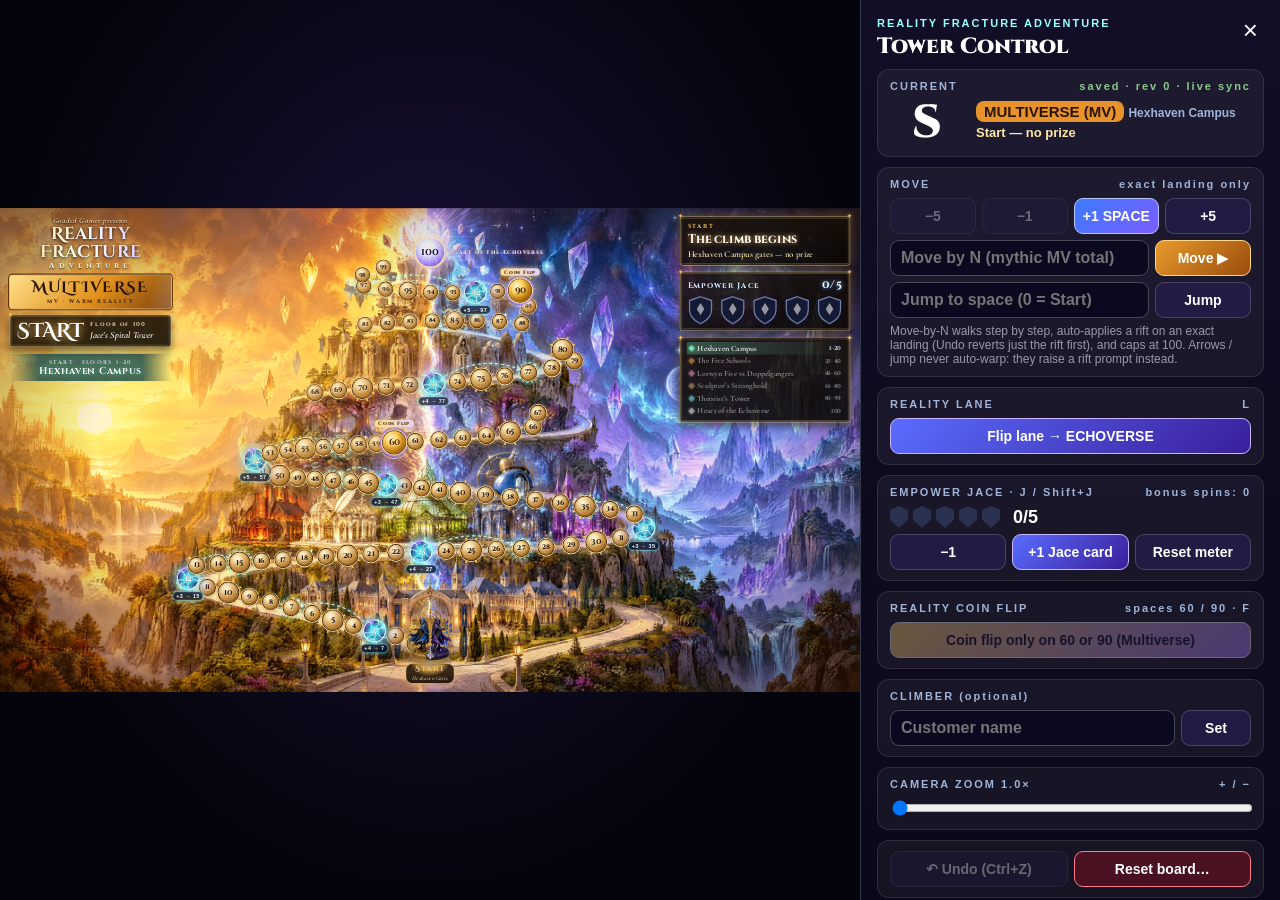
<file: index.html>
<!DOCTYPE html>
<html lang="en">
<head>
<meta charset="utf-8">
<meta name="viewport" content="width=device-width, initial-scale=1">
<title>Reality Fracture Adventure — Board</title>
<meta name="description" content="Jace's spiral tower: 100-floor two-reality board for Goaded Gamer's Reality Fracture Adventure Rip & Ship.">
<link rel="icon" href="data:image/svg+xml,%3Csvg xmlns=%22http://www.w3.org/2000/svg%22 viewBox=%220 0 32 32%22%3E%3Cpath d=%22M16 1L30 16 16 31 2 16z%22 fill=%22%237b5cff%22/%3E%3Cpath d=%22M16 1L16 31%22 stroke=%22white%22/%3E%3C/svg%3E">
<link rel="stylesheet" href="style.css">
</head>
<body>
<div id="app"></div>
<noscript>This board needs JavaScript.</noscript>
<script src="prizes.js"></script>
<script src="spaces.js"></script>
<script src="app.js"></script>
</body>
</html>
</file>
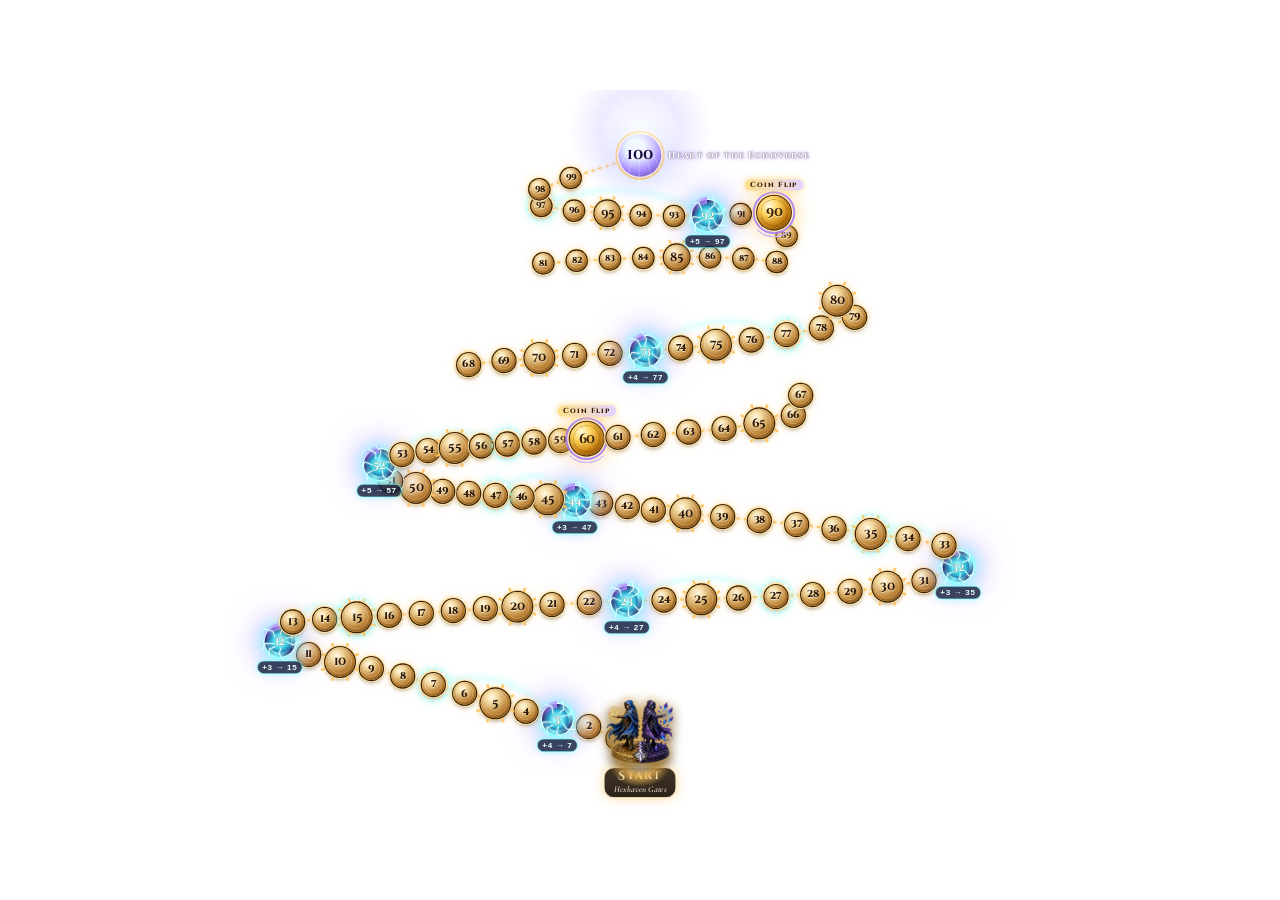
<file: obs-transparent.html>
<!DOCTYPE html>
<html lang="en">
<head>
<meta charset="utf-8">
<meta name="viewport" content="width=device-width, initial-scale=1">
<title>Reality Fracture Adventure — OBS view (transparent)</title>
<meta name="description" content="Jace's spiral tower: 100-floor two-reality board for Goaded Gamer's Reality Fracture Adventure Rip & Ship.">
<link rel="icon" href="data:image/svg+xml,%3Csvg xmlns=%22http://www.w3.org/2000/svg%22 viewBox=%220 0 32 32%22%3E%3Cpath d=%22M16 1L30 16 16 31 2 16z%22 fill=%22%237b5cff%22/%3E%3Cpath d=%22M16 1L16 31%22 stroke=%22white%22/%3E%3C/svg%3E">
<link rel="stylesheet" href="style.css">
</head>
<body>
<script>window.RFA_FORCE = { obs: true, transparent: true };</script>
<div id="app"></div>
<noscript>This board needs JavaScript.</noscript>
<script src="prizes.js"></script>
<script src="spaces.js"></script>
<script src="app.js"></script>
</body>
</html>
</file>
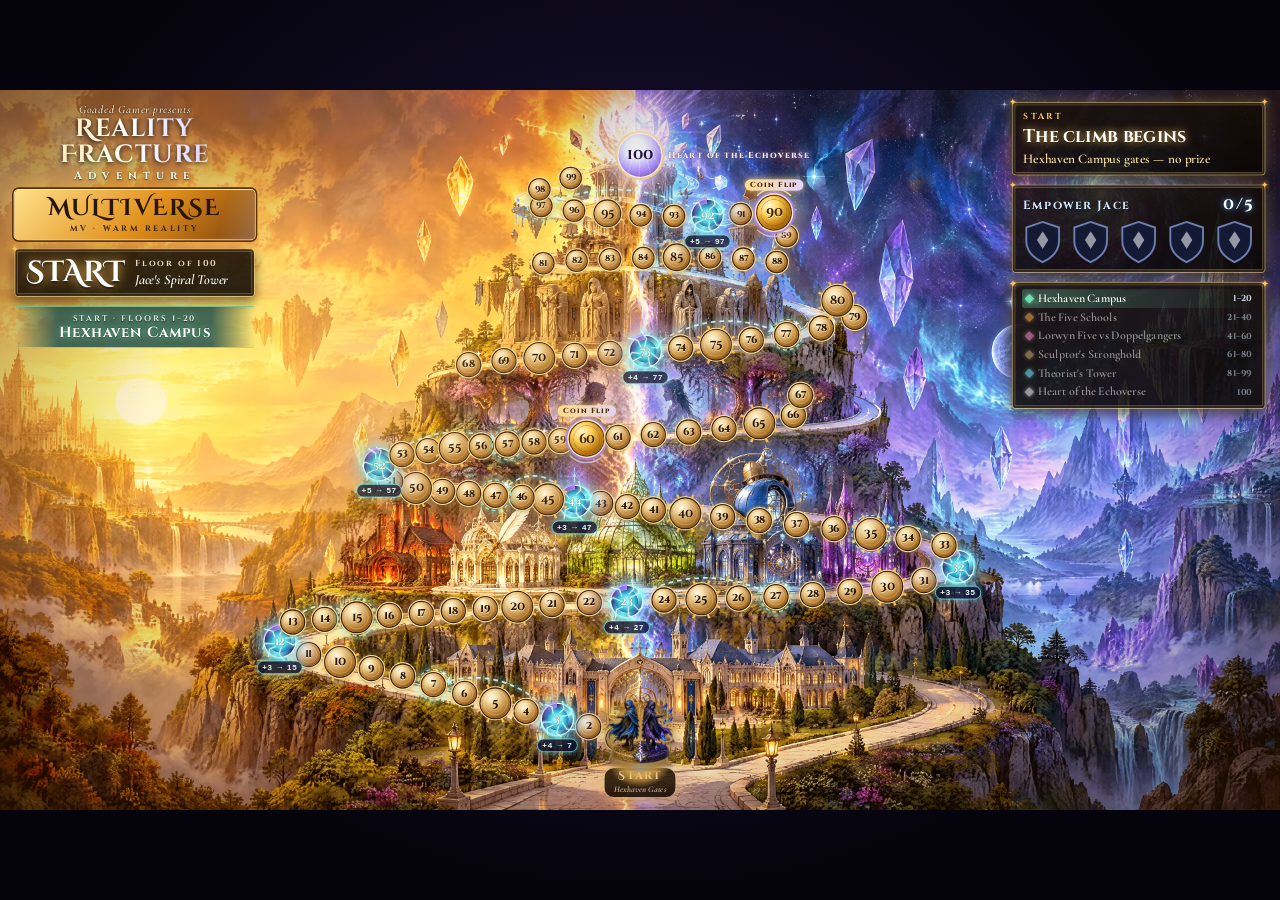
<file: obs.html>
<!DOCTYPE html>
<html lang="en">
<head>
<meta charset="utf-8">
<meta name="viewport" content="width=device-width, initial-scale=1">
<title>Reality Fracture Adventure — OBS view</title>
<meta name="description" content="Jace's spiral tower: 100-floor two-reality board for Goaded Gamer's Reality Fracture Adventure Rip & Ship.">
<link rel="icon" href="data:image/svg+xml,%3Csvg xmlns=%22http://www.w3.org/2000/svg%22 viewBox=%220 0 32 32%22%3E%3Cpath d=%22M16 1L30 16 16 31 2 16z%22 fill=%22%237b5cff%22/%3E%3Cpath d=%22M16 1L16 31%22 stroke=%22white%22/%3E%3C/svg%3E">
<link rel="stylesheet" href="style.css">
</head>
<body>
<script>window.RFA_FORCE = { obs: true };</script>
<div id="app"></div>
<noscript>This board needs JavaScript.</noscript>
<script src="prizes.js"></script>
<script src="spaces.js"></script>
<script src="app.js"></script>
</body>
</html>
</file>
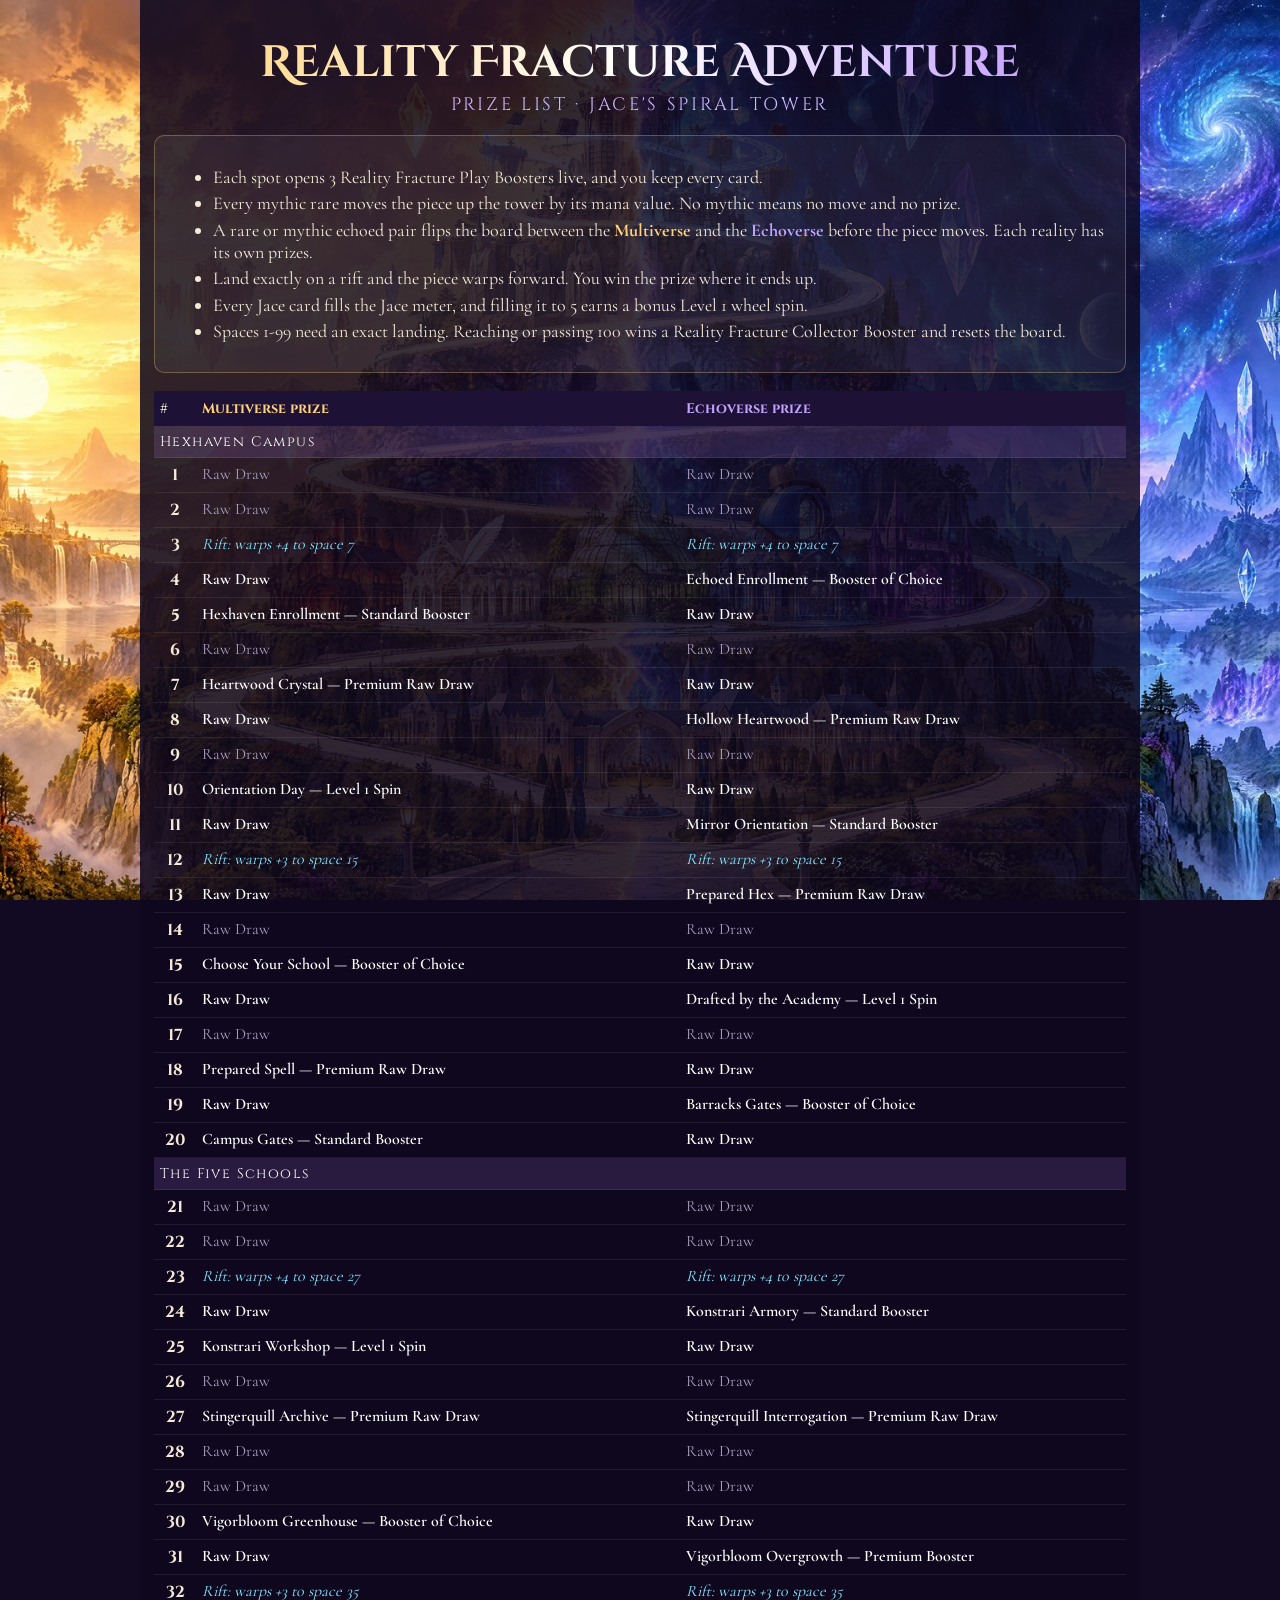
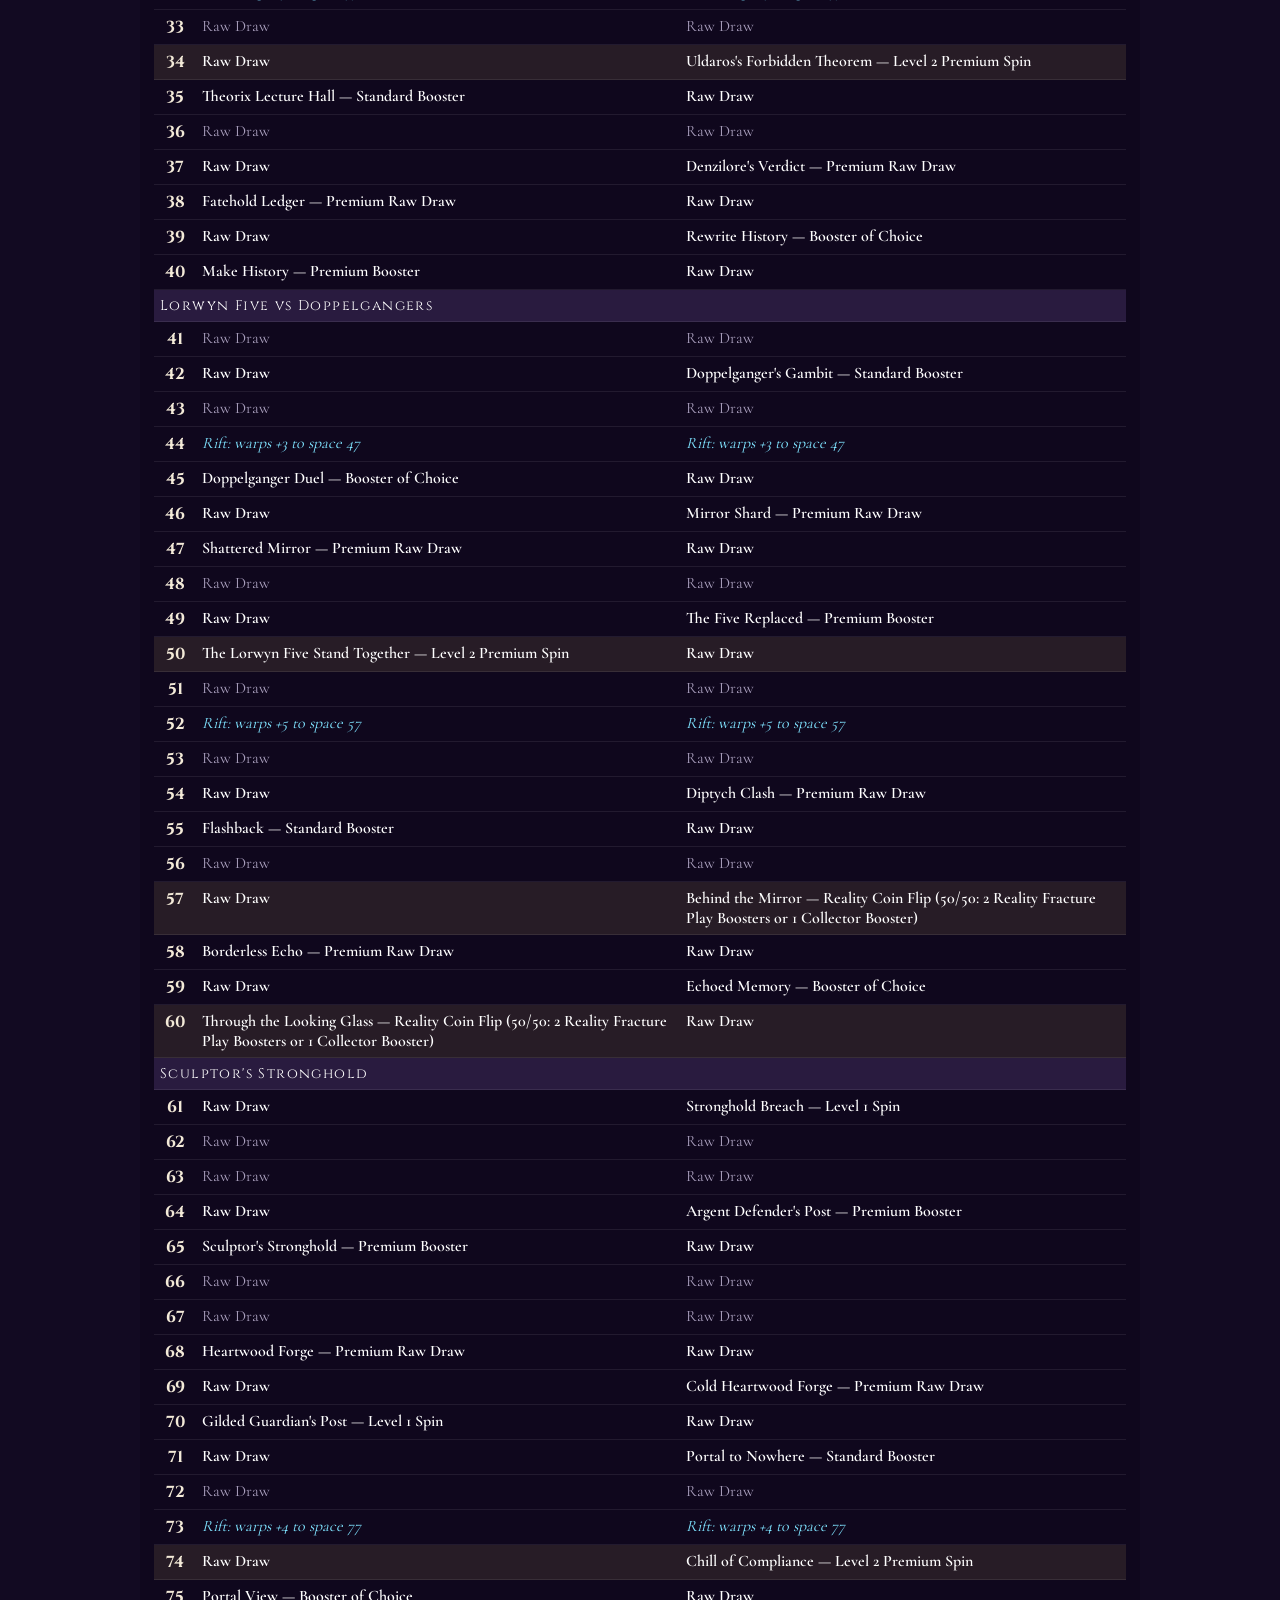
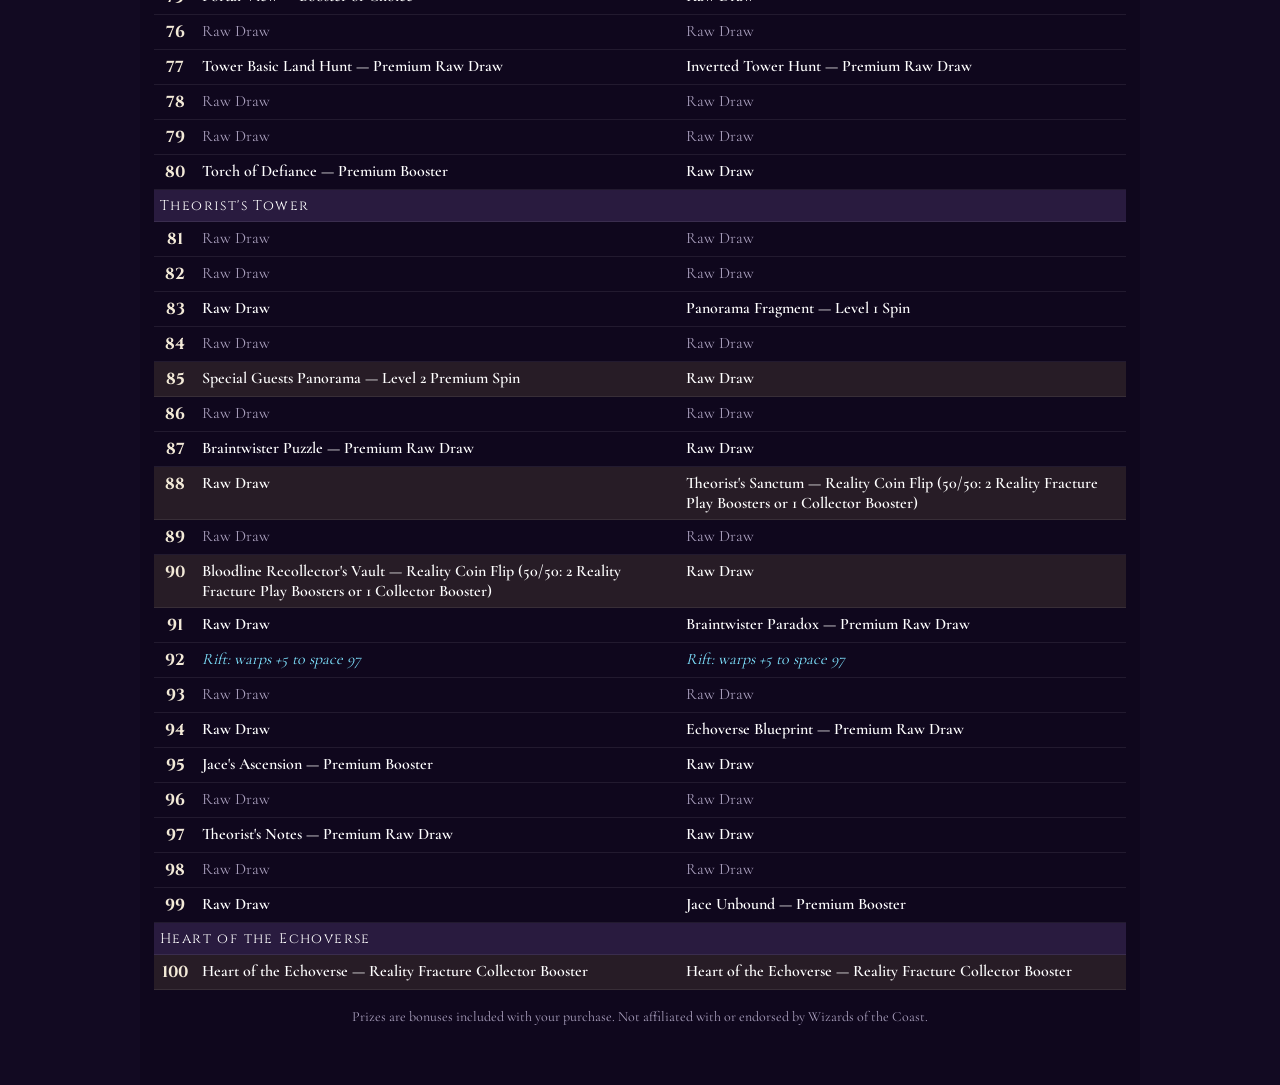
<file: prizes.html>
<!doctype html>
<html lang="en"><head><meta charset="utf-8"><meta name="viewport" content="width=device-width,initial-scale=1">
<title>Reality Fracture Adventure - Prize List</title>
<style>
@font-face{font-family:Cinzel;src:url(assets/fonts/cinzel.woff2) format("woff2")}
@font-face{font-family:CinzelD;src:url(assets/fonts/cinzel-decorative-bold.woff2) format("woff2")}
@font-face{font-family:Corm;src:url(assets/fonts/cormorant.woff2) format("woff2")}
*{box-sizing:border-box}
body{margin:0;color:#f3ead8;font-family:Corm,Georgia,serif;font-size:18px;background:#120a22 url(assets/board-echoverse-1920.jpg) center/cover fixed}
.wrap{max-width:1000px;margin:0 auto;padding:24px 14px 60px;background:rgba(14,8,28,.86);min-height:100vh}
h1{font-family:CinzelD,serif;text-align:center;margin:.2em 0 0;font-size:clamp(26px,5vw,44px);background:linear-gradient(90deg,#ffd27a,#fff,#b98cff);-webkit-background-clip:text;color:transparent}
.sub{text-align:center;font-family:Cinzel,serif;letter-spacing:.15em;color:#cbb6ff;margin-bottom:18px}
.rules{background:rgba(255,255,255,.05);border:1px solid rgba(255,210,122,.3);border-radius:10px;padding:12px 18px;margin-bottom:18px}
.rules li{margin:.25em 0}
table{width:100%;border-collapse:collapse;font-size:16px}
th{font-family:Cinzel,serif;position:sticky;top:0;background:#1d1236;padding:8px 6px;text-align:left;font-size:14px}
th.mv{color:#ffd27a} th.ev{color:#c4a3ff}
td{padding:6px;border-bottom:1px solid rgba(255,255,255,.08);vertical-align:top}
td.n{font-family:Cinzel,serif;font-weight:bold;width:42px;text-align:center}
tr.zone td{background:rgba(185,140,255,.15);font-family:Cinzel,serif;color:#fff;letter-spacing:.1em;font-size:14px}
tr.raw td.p{color:#a99fbd}
tr.special td.p{color:#fff;font-weight:600}
tr.rift td.p{color:#7fe3ff;font-style:italic}
tr.big td{background:rgba(255,210,122,.1)}
.foot{margin-top:18px;font-size:14px;color:#a99fbd;text-align:center}
</style></head><body><div class="wrap">
<h1>Reality Fracture Adventure</h1>
<div class="sub">PRIZE LIST · JACE'S SPIRAL TOWER</div>
<div class="rules"><ul>
<li>Each spot opens 3 Reality Fracture Play Boosters live, and you keep every card.</li>
<li>Every mythic rare moves the piece up the tower by its mana value. No mythic means no move and no prize.</li>
<li>A rare or mythic echoed pair flips the board between the <b style="color:#ffd27a">Multiverse</b> and the <b style="color:#c4a3ff">Echoverse</b> before the piece moves. Each reality has its own prizes.</li>
<li>Land exactly on a rift and the piece warps forward. You win the prize where it ends up.</li>
<li>Every Jace card fills the Jace meter, and filling it to 5 earns a bonus Level 1 wheel spin.</li>
<li>Spaces 1-99 need an exact landing. Reaching or passing 100 wins a Reality Fracture Collector Booster and resets the board.</li>
</ul></div>
<table><thead><tr><th>#</th><th class="mv">Multiverse prize</th><th class="ev">Echoverse prize</th></tr></thead><tbody id="tb"></tbody></table>
<div class="foot">Prizes are bonuses included with your purchase. Not affiliated with or endorsed by Wizards of the Coast.</div>
</div>
<script src="prizes.js"></script>
<script>
function parse(t){var rows=[],row=[],f='',q=false;for(var i=0;i<t.length;i++){var c=t[i];if(q){if(c=='"'){if(t[i+1]=='"'){f+='"';i++}else q=false}else f+=c}else if(c=='"')q=true;else if(c==','){row.push(f);f=''}else if(c=='\n'){row.push(f);if(row.join('').trim())rows.push(row);row=[];f=''}else if(c!='\r')f+=c}if(f||row.length){row.push(f);rows.push(row)}return rows}
var r=parse(window.RFA_PRIZE_CSV.trim()).slice(1),tb=document.getElementById('tb'),zone='';
function clean(p,rift){if(/^Fracture Rift/.test(p))return 'Rift: warps '+rift.replace('Rift ','').replace(' to ',' to space ');return p.replace(/ \u2014 /g,' \u2014 ')}
r.forEach(function(x){var n=x[0],z=x[1],cat=x[3]+'|'+x[5];
 if(z!=zone){zone=z;var zr=document.createElement('tr');zr.className='zone';zr.innerHTML='<td colspan="3">'+z+'</td>';tb.appendChild(zr)}
 var tr=document.createElement('tr');var raw=x[3]=='Raw Draw'&&x[5]=='Raw Draw',rift=x[3]=='Rift';
 tr.className=rift?'rift':raw?'raw':'special';if(/Coin Flip|Grand Prize|Level 2/.test(cat))tr.className+=' big';
 tr.innerHTML='<td class="n">'+n+'</td><td class="p">'+clean(x[2],x[6])+'</td><td class="p">'+clean(x[4],x[6])+'</td>';tb.appendChild(tr)});
</script></body></html>
</file>
<file: style.css>
/* Reality Fracture Adventure board — painted tower art (assets/) with glowing markers pinned to the traced road. */
@font-face { font-family: "Cinzel"; src: url(assets/fonts/cinzel.woff2) format("woff2"); font-weight: 400 900; font-display: swap; }
@font-face { font-family: "Cinzel Decorative"; src: url(assets/fonts/cinzel-decorative-bold.woff2) format("woff2"); font-weight: 700; font-display: swap; }
@font-face { font-family: "Cormorant"; src: url(assets/fonts/cormorant.woff2) format("woff2"); font-weight: 300 700; font-display: swap; }
@font-face { font-family: "Cormorant"; src: url(assets/fonts/cormorant-italic.woff2) format("woff2"); font-style: italic; font-weight: 300 700; font-display: swap; }
:root {
  --gold: #f6cf6b; --amber: #ffb347; --ice: #8fe3ff; --violet: #a77bff;
  --mv-glow: #ffc45a; --ev-glow: #b28cff; --lane-glow: var(--mv-glow);
  --title: "Cinzel", "Trajan Pro", "Palatino Linotype", Georgia, serif;
  --deco: "Cinzel Decorative", "Cinzel", Georgia, serif;
  --lore: "Cormorant", "Palatino Linotype", Georgia, serif;
  --ui: "Segoe UI", "Inter", Roboto, "Helvetica Neue", Arial, sans-serif;
}
body.lane-EV { --lane-glow: var(--ev-glow); }
* { box-sizing: border-box; }
html, body { margin: 0; height: 100%; overflow: hidden; background: #07060f; color: #fff; font-family: var(--ui); }
body.transparent, html:has(body.transparent) { background: transparent !important; }
body.mode-obs { cursor: none; }
button, input { font-family: var(--ui); }
#viewport { position: absolute; inset: 0; overflow: hidden; background: radial-gradient(ellipse at 50% 40%, #1a1238, #05040c 70%); }
body.transparent #viewport { background: transparent; }
body.mode-control:not(.panel-hidden) #viewport { right: 420px; }
#stage { position: absolute; left: 0; top: 0; width: 1920px; height: 1080px; transform-origin: 0 0; overflow: hidden; }

/* ---------- the painted board ---------- */
#boardWrap, #flipper { position: absolute; inset: 0; }
#board { position: absolute; left: 0; top: 0; width: 1920px; height: 1080px; transform-origin: 0 0; transition: transform .9s cubic-bezier(.3,.8,.3,1); }
.art, .art picture, .art img { position: absolute; inset: 0; width: 1920px; height: 1080px; display: block; user-select: none; }
.art img { transition: filter 1.1s ease; }
body.lane-MV .art img { filter: saturate(1.12) brightness(1.02) sepia(.12); }
body.lane-EV .art img { filter: saturate(1.05) brightness(.9) hue-rotate(-12deg) contrast(1.06); }
.tint { position: absolute; inset: 0; pointer-events: none; transition: opacity 1.1s ease; mix-blend-mode: soft-light; }
.tint.mv { background: radial-gradient(ellipse at 30% 45%, rgba(255,190,90,.75), rgba(255,140,40,.35) 55%, rgba(80,30,0,.4)); }
.tint.ev { background: radial-gradient(ellipse at 70% 40%, rgba(150,110,255,.8), rgba(70,40,200,.45) 55%, rgba(10,0,60,.6)); }
body.lane-MV .tint.ev, body.lane-EV .tint.mv { opacity: 0; }

/* road thread + rift arcs */
#overlay { position: absolute; inset: 0; width: 1920px; height: 1080px; pointer-events: none; overflow: visible; }
#overlay .thread polyline { fill: none; stroke: var(--lane-glow); stroke-width: 2.5; stroke-dasharray: 2 9; stroke-linecap: round; opacity: .55; filter: drop-shadow(0 0 3px var(--lane-glow)); }
body.transparent #overlay .thread polyline { opacity: .9; stroke-width: 3.5; }
#overlay .arc .halo { fill: none; stroke: #7ff; stroke-width: 9; opacity: .22; filter: blur(3px); }
#overlay .arc .core { fill: none; stroke: #eaffff; stroke-width: 2.6; stroke-dasharray: 7 6; opacity: .85; animation: arcFlow 1.2s linear infinite; }
#overlay .arc.surge .halo { opacity: .9; stroke-width: 16; stroke: #b9ffff; }
#overlay .arc.surge .core { stroke-width: 4.5; opacity: 1; animation-duration: .3s; }
@keyframes arcFlow { to { stroke-dashoffset: -26; } }

/* ---------- space markers: glowing medallions ---------- */
.sp { position: absolute; width: 34px; height: 34px; margin: -17px 0 0 -17px; border-radius: 50%; z-index: 5;
  display: flex; align-items: center; justify-content: center;
  background: radial-gradient(circle at 38% 30%, #fffbe9 0, #f4d9a0 22%, #b77b2c 62%, #4a2a08 100%);
  box-shadow: 0 0 0 2px #3a2206, 0 0 0 3.5px #ffe6a8, 0 0 12px 2px rgba(255,200,110,.55), 0 3px 6px rgba(0,0,0,.6); transition: transform .35s, box-shadow .6s, background .9s, filter .3s; }
body.lane-EV .sp { background: radial-gradient(circle at 38% 30%, #ffffff 0, #d9ccff 22%, #6d4fd9 62%, #1a0c4a 100%);
  box-shadow: 0 0 0 2px #140838, 0 0 0 3.5px #d8ccff, 0 0 14px 3px rgba(160,120,255,.7), 0 3px 6px rgba(0,0,0,.6); }
.sp b { position: relative; z-index: 3; font: 800 15px/1 var(--title); color: #2b1503; text-shadow: 0 1px 0 rgba(255,255,255,.6); letter-spacing: -.5px; }
body.lane-EV .sp b { color: #fff; text-shadow: 0 0 4px #2a1080, 0 1px 1px #000; }
.sp .gem { position: absolute; inset: 4px; border-radius: 50%; border: 1px solid rgba(255,255,255,.35); }
.sp.hi { width: 30px; height: 30px; margin: -15px 0 0 -15px; }
.sp.hi b { font-size: 13px; }
/* big prize spaces of the ACTIVE lane (boosters + spins): bigger star-crowned medallion. app.js swaps these on a lane flip. */
.sp.major { width: 44px; height: 44px; margin: -22px 0 0 -22px; }
.sp.major b { font: 900 18px/1 var(--deco); }
.sp.major .star { position: absolute; inset: -9px; z-index: 0; background: conic-gradient(from 0deg, transparent 0 5%, var(--lane-glow) 6% 7%, transparent 8% 17%, var(--lane-glow) 18% 19%, transparent 20% 30%, var(--lane-glow) 31% 32%, transparent 33% 42%, var(--lane-glow) 43% 44%, transparent 45% 55%, var(--lane-glow) 56% 57%, transparent 58% 67%, var(--lane-glow) 68% 69%, transparent 70% 80%, var(--lane-glow) 81% 82%, transparent 83% 92%, var(--lane-glow) 93% 94%, transparent 95%);
  border-radius: 50%; -webkit-mask: radial-gradient(circle, transparent 55%, #000 56%); mask: radial-gradient(circle, transparent 55%, #000 56%); opacity: .95; animation: spin 18s linear infinite; }
.sp.major.hi { width: 38px; height: 38px; margin: -19px 0 0 -19px; }
/* premium raw draw spaces of the active lane: a small dashed sparkle halo (same size as a plain gem) */
.sp.prem .spark { position: absolute; inset: -5px; border-radius: 50%; border: 1.5px dotted var(--lane-glow); opacity: .9; animation: spin 14s linear infinite; z-index: 0; }
.sp.prem::before { content: ""; position: absolute; right: -3px; top: -4px; width: 9px; height: 9px; z-index: 4; background: #fff; clip-path: polygon(50% 0, 62% 38%, 100% 50%, 62% 62%, 50% 100%, 38% 62%, 0 50%, 38% 38%); filter: drop-shadow(0 0 3px var(--lane-glow)); }
@keyframes spin { to { transform: rotate(360deg); } }
/* rifts: swirling vortex + crack + destination glow */
.sp.rift { width: 46px; height: 46px; margin: -23px 0 0 -23px; background: radial-gradient(circle, #ffffff 0, #b9ffff 14%, #2fb7d8 38%, #2a1060 72%, #0a0420 100%) !important;
  box-shadow: 0 0 0 2px #e9ffff, 0 0 22px 6px rgba(120,255,255,.75), 0 0 46px 10px rgba(150,100,255,.5) !important; }
.sp.rift .swirl { position: absolute; inset: -6px; border-radius: 50%; background: conic-gradient(from 0deg, rgba(255,255,255,0), rgba(140,255,255,.95), rgba(178,140,255,0) 35%, rgba(140,255,255,.9) 55%, rgba(255,255,255,0) 75%, rgba(178,140,255,.9));
  -webkit-mask: radial-gradient(circle, transparent 40%, #000 42%, #000 62%, transparent 70%); mask: radial-gradient(circle, transparent 40%, #000 42%, #000 62%, transparent 70%); animation: spin 2.4s linear infinite; }
.sp.rift .crack { position: absolute; left: -10px; top: -10px; width: 66px; height: 66px; overflow: visible; pointer-events: none; }
.sp.rift .crack path { fill: none; stroke: #f0ffff; stroke-width: 1.3; opacity: .85; filter: drop-shadow(0 0 2px #7ff); }
.sp.rift b { color: #fff !important; font: 900 17px/1 var(--deco); text-shadow: 0 0 6px #0ff, 0 0 2px #000 !important; }
.sp.rift em { position: absolute; top: 100%; left: 50%; transform: translate(-50%, 6px); white-space: nowrap; font: 800 12px/1 var(--ui); font-style: normal; letter-spacing: 1px; color: #eaffff; background: rgba(10,20,50,.78); border: 1px solid #7ff; border-radius: 10px; padding: 3px 7px; box-shadow: 0 0 10px rgba(120,255,255,.6); }
.sp.rift.pending { animation: riftPulse .8s ease-in-out infinite; }
.sp.rift.warping { transform: scale(1.5); filter: brightness(1.8); }
@keyframes riftPulse { 50% { transform: scale(1.35); filter: brightness(1.6); } }
.sp.dest::after { content: ""; position: absolute; inset: -7px; border-radius: 50%; border: 2px dashed rgba(160,255,255,.85); animation: spin 9s linear infinite reverse; box-shadow: 0 0 12px rgba(120,255,255,.6); }
.sp.dest.arrive { transform: scale(1.5); filter: brightness(1.8); }
/* coin flips at 60 & 90 */
.sp.coin { width: 50px; height: 50px; margin: -25px 0 0 -25px; background: radial-gradient(circle at 35% 30%, #fffbe0, #ffd35a 30%, #c27d10 62%, #5a3005) !important;
  box-shadow: 0 0 0 2px #5a3005, 0 0 0 4px #fff0b8, 0 0 0 7px rgba(167,123,255,.85), 0 0 30px 8px rgba(255,200,90,.65) !important; }
.sp.coin .ring { position: absolute; inset: -12px; border-radius: 50%; border: 2px solid transparent; border-top-color: #ffe9a3; border-bottom-color: #c9b8ff; animation: spin 4s linear infinite; }
.sp.coin .face { position: absolute; inset: 5px; border-radius: 50%; border: 1.5px dotted rgba(90,48,5,.7); }
.sp.coin b { color: #3a1d02 !important; font: 900 19px/1 var(--deco); text-shadow: 0 1px 0 #fff6c8 !important; }
.sp.coin em { position: absolute; bottom: 100%; left: 50%; transform: translate(-50%, -8px); white-space: nowrap; font: 800 11px/1 var(--title); font-style: normal; letter-spacing: 1.5px; color: #3a1d02; background: linear-gradient(90deg, #ffe08a, #e2d4ff); border-radius: 10px; padding: 3px 8px; box-shadow: 0 0 10px rgba(255,210,110,.8); }
/* current space */
.sp.here { transform: scale(1.25); z-index: 8; filter: brightness(1.25); box-shadow: 0 0 0 2px #fff, 0 0 0 4px var(--lane-glow), 0 0 26px 8px var(--lane-glow) !important; }

/* start + summit */
#start { position: absolute; z-index: 5; transform: translate(-50%, -50%); text-align: center; padding: 5px 16px 6px; border-radius: 16px; white-space: nowrap;
  background: linear-gradient(180deg, rgba(40,26,8,.88), rgba(20,10,2,.9)); border: 1.5px solid #ffe3a1; box-shadow: 0 0 16px rgba(255,200,110,.7); }
body.lane-EV #start { background: linear-gradient(180deg, rgba(30,16,70,.88), rgba(10,4,30,.9)); border-color: #d8ccff; box-shadow: 0 0 16px rgba(170,130,255,.8); }
#start b { display: block; font: 900 17px/1.1 var(--deco); letter-spacing: 2px; color: #fff3d6; }
#start small { font: italic 600 13px var(--lore); color: #e9dcc0; }
#core { position: absolute; z-index: 6; width: 64px; height: 64px; margin: -32px 0 0 -32px; border-radius: 50%; display: flex; flex-direction: column; align-items: center; justify-content: center;
  background: radial-gradient(circle at 40% 35%, #fff, #e9ffff 25%, #9a7cff 60%, #2a1060); box-shadow: 0 0 0 2px #fff, 0 0 0 5px #ffd36b, 0 0 40px 12px rgba(220,240,255,.8); animation: corePulse 2.6s ease-in-out infinite; }
#core b { font: 900 22px/1 var(--deco); color: #1a0c40; text-shadow: 0 0 6px #fff; position: relative; z-index: 2; }
#core small { position: absolute; top: 100%; margin-top: 6px; white-space: nowrap; font: 800 13px/1 var(--title); letter-spacing: 2px; color: #fff; text-shadow: 0 0 8px #b28cff, 0 1px 2px #000; }
#core .halo { position: absolute; left: 50%; top: calc(50% + var(--hy, -36px)); width: 220px; height: 220px; margin: -110px 0 0 -110px; border-radius: 50%; pointer-events: none;
  background: radial-gradient(circle, rgba(255,255,255,.55), rgba(190,170,255,.25) 40%, transparent 70%); animation: corePulse2 3s ease-in-out infinite; }
#core .rays { position: absolute; left: 50%; top: calc(50% + var(--hy, -36px)); width: 300px; height: 300px; margin: -150px 0 0 -150px; pointer-events: none; opacity: .5;
  background: repeating-conic-gradient(from 0deg, rgba(255,255,255,.5) 0 2deg, transparent 2deg 15deg); -webkit-mask: radial-gradient(circle, #000 10%, transparent 68%); mask: radial-gradient(circle, #000 10%, transparent 68%); animation: spin 30s linear infinite; }
#core.reached { animation-duration: .8s; }
#core.reached .halo { width: 420px; height: 420px; margin: -210px 0 0 -210px; }
@keyframes corePulse { 50% { box-shadow: 0 0 0 2px #fff, 0 0 0 5px #ffd36b, 0 0 70px 22px rgba(220,240,255,.95); } }
@keyframes corePulse2 { 50% { transform: scale(1.15); opacity: .7; } }

/* the piece */
#piece { position: absolute; z-index: 20; width: 0; height: 0; transition: left .22s ease-out, top .22s ease-out; pointer-events: none; }
#piece.instant { transition: none; }
#piece .aura { position: absolute; left: -46px; top: -34px; width: 92px; height: 68px; border-radius: 50%;
  background: radial-gradient(ellipse, rgba(255,255,255,.9), var(--lane-glow) 35%, transparent 70%); opacity: .85; animation: auraPulse 1.8s ease-in-out infinite; }
#piece .fig { position: absolute; left: -36px; bottom: -6px; width: 72px; height: 96px; filter: drop-shadow(0 0 8px var(--lane-glow)) drop-shadow(0 6px 6px rgba(0,0,0,.7)); animation: bob 2.4s ease-in-out infinite; }
#piece .fig img { width: 100%; height: 100%; object-fit: contain; object-position: bottom; }
#piece.small .fig { left: -29px; width: 58px; height: 78px; }
@keyframes auraPulse { 50% { transform: scale(1.2); opacity: .55; } }
@keyframes bob { 50% { transform: translateY(-5px); } }

/* lane mood grade (screen level) */
#mood { position: absolute; inset: 0; pointer-events: none; z-index: 12; }
#mood .mood { position: absolute; inset: 0; transition: opacity 1s ease; }
body.lane-MV #mood .mood.ev, body.lane-EV #mood .mood.mv { opacity: 0; }
#mood .sun { position: absolute; inset: 0; background: radial-gradient(ellipse at 8% 30%, rgba(255,200,110,.28), transparent 45%); mix-blend-mode: screen; }
#mood .motes { position: absolute; inset: 0; opacity: .5; background-image: radial-gradient(2px 2px at 20% 30%, #ffe3a1, transparent), radial-gradient(2px 2px at 70% 60%, #ffd27a, transparent), radial-gradient(1.5px 1.5px at 40% 80%, #fff3d6, transparent), radial-gradient(2px 2px at 85% 20%, #ffe3a1, transparent); background-size: 400px 300px; animation: motes 24s linear infinite; }
@keyframes motes { to { background-position: 400px -300px; } }
#mood .cold { position: absolute; inset: 0; background: radial-gradient(ellipse at 85% 25%, rgba(140,110,255,.25), transparent 50%); mix-blend-mode: screen; }
#mood .vig { position: absolute; inset: 0; }
#mood .mv .vig { background: radial-gradient(ellipse at 50% 50%, transparent 55%, rgba(60,25,0,.55)); }
#mood .ev .vig { background: radial-gradient(ellipse at 50% 50%, transparent 52%, rgba(16,4,50,.7)); }
#mood .fracture { position: absolute; inset: 0; width: 100%; height: 100%; }
#mood .fracture polyline { fill: none; stroke: #e6f4ff; stroke-width: 2; opacity: .55; filter: drop-shadow(0 0 4px #9a7cff) drop-shadow(0 0 10px #7ff); animation: fractureGlow 4s ease-in-out infinite; }
#mood .fracture .br { stroke-width: 1.2; opacity: .4; animation: none; }
@keyframes fractureGlow { 50% { opacity: .9; } }
body.transparent #mood { display: none; }
#flash { position: absolute; inset: 0; opacity: 0; }

/* ---------- fantasy HUD (sits in the scenery margins left/right of the tower) ---------- */
#hud { position: absolute; inset: 0; pointer-events: none; z-index: 30; }
.glass { position: relative; border-radius: 6px; padding: 12px 16px;
  background: linear-gradient(170deg, rgba(28,18,8,.84), rgba(10,6,2,.88)); border: 1px solid rgba(255,227,161,.7);
  box-shadow: inset 0 0 0 3px rgba(20,10,0,.6), inset 0 0 0 4px rgba(255,227,161,.3), 0 0 22px rgba(255,190,90,.35), 0 8px 18px rgba(0,0,0,.6); }
body.lane-EV .glass { background: linear-gradient(170deg, rgba(22,12,58,.84), rgba(6,3,22,.9)); border-color: rgba(216,204,255,.75);
  box-shadow: inset 0 0 0 3px rgba(6,2,20,.6), inset 0 0 0 4px rgba(216,204,255,.3), 0 0 24px rgba(160,120,255,.45), 0 8px 18px rgba(0,0,0,.6); }
.glass::before, .glass::after { content: "\2726"; position: absolute; top: -9px; font-size: 14px; color: var(--lane-glow); text-shadow: 0 0 8px var(--lane-glow); }
.glass::before { left: -6px; } .glass::after { right: -6px; }
.hud-title { position: absolute; left: 22px; top: 18px; width: 360px; text-align: center; }
.hud-title .t0 { font: italic 600 17px var(--lore); color: #f3e2bd; letter-spacing: 1px; text-shadow: 0 1px 3px #000; }
.hud-title .t1 { font: 700 38px/1.02 var(--deco); letter-spacing: 1px; background: linear-gradient(90deg, #ffe08a, #fff 48%, #c9b8ff); -webkit-background-clip: text; background-clip: text; color: transparent; filter: drop-shadow(0 2px 4px rgba(0,0,0,.9)) drop-shadow(0 0 12px rgba(255,255,255,.25)); }
.hud-title .t2 { font: 700 17px/1.4 var(--title); letter-spacing: 9px; color: #e9ffff; text-shadow: 0 0 10px var(--lane-glow), 0 1px 3px #000; }
.hud-left { position: absolute; left: 22px; top: 150px; width: 360px; display: flex; flex-direction: column; gap: 14px; }
.hud-right { position: absolute; right: 22px; top: 18px; width: 380px; display: flex; flex-direction: column; gap: 14px; }
.lane-badge { text-align: center; padding: 10px 12px 9px; border-radius: 6px; font: 700 34px/1 var(--deco); letter-spacing: 3px; position: relative; overflow: hidden; }
.lane-badge small { display: block; font: 700 12px var(--title); letter-spacing: 4px; margin-top: 5px; opacity: .9; }
.lane-badge::after { content: ""; position: absolute; inset: 0; background: linear-gradient(105deg, transparent 35%, rgba(255,255,255,.55) 50%, transparent 65%); background-size: 250% 100%; animation: sheen 5s ease-in-out infinite; }
@keyframes sheen { 0%,60% { background-position: 150% 0; } 100% { background-position: -60% 0; } }
body.lane-MV .lane-badge { background: linear-gradient(135deg, #ffe08a, #e0901c 55%, #7a3d0c); color: #2a1404; box-shadow: 0 0 0 1.5px #fff0c4, 0 0 0 4px #5a3005, 0 0 30px rgba(255,180,70,.85); }
body.lane-EV .lane-badge { background: linear-gradient(135deg, #c8f0ff, #7b5cff 50%, #1d1260); color: #fff; text-shadow: 0 0 10px #2a1a80; box-shadow: 0 0 0 1.5px #ece6ff, 0 0 0 4px #140838, 0 0 32px rgba(167,123,255,.9); }
.floor-card { display: flex; align-items: center; gap: 14px; }
.floor-card .big { font: 700 64px/1 var(--deco); min-width: 110px; text-align: center; color: #fff; text-shadow: 0 0 18px var(--lane-glow), 0 2px 3px #000; }
.floor-card .lbl { font: 700 13px var(--title); letter-spacing: 3px; color: #e9dcc0; }
body.lane-EV .floor-card .lbl { color: #d9ccff; }
.floor-card .who { font: italic 600 21px/1.15 var(--lore); color: #fff; margin-top: 4px; }
.zone-banner { text-align: center; font: 700 22px/1.15 var(--title); letter-spacing: 1px; padding: 10px 12px; color: #fff; border-radius: 6px;
  background: linear-gradient(90deg, transparent, color-mix(in srgb, var(--zone, #9ff) 35%, rgba(10,6,20,.85)) 18%, color-mix(in srgb, var(--zone, #9ff) 35%, rgba(10,6,20,.85)) 82%, transparent);
  text-shadow: 0 0 10px var(--zone, #9ff), 0 1px 3px #000; border-top: 1px solid var(--zone, #9ff); border-bottom: 1px solid var(--zone, #9ff); }
.zone-banner small { display: block; font: 700 12px var(--title); letter-spacing: 3px; opacity: .85; }
.prize-box .lbl { font: 700 13px var(--title); letter-spacing: 3px; color: var(--lane-glow); }
.prize-box .pname { font: 700 27px/1.12 var(--title); margin-top: 6px; color: #fff; text-shadow: 0 0 12px var(--lane-glow), 0 1px 2px #000; }
.prize-box .pcat { font: 600 20px/1.2 var(--lore); color: #ffe7a8; margin-top: 6px; display: flex; align-items: center; gap: 8px; }
body.lane-EV .prize-box .pcat { color: #e0d6ff; }
.prize-box .pcat svg { width: 26px; height: 26px; flex: none; filter: drop-shadow(0 0 4px var(--lane-glow)); }
.prize-box .other { margin-top: 10px; padding-top: 8px; border-top: 1px solid rgba(255,255,255,.2); font: italic 500 17px/1.25 var(--lore); color: #c9c2b4; }
body.lane-EV .prize-box .other { color: #b9b2d8; }
.meter-box .lbl { display: flex; justify-content: space-between; align-items: baseline; font: 700 18px var(--title); letter-spacing: 2px; color: #cfe6ff; }
.meter-box .lbl b { font: 700 24px var(--deco); color: #fff; text-shadow: 0 0 10px #4aa3ff; }
.pips { display: flex; justify-content: space-between; margin-top: 8px; }
.pip { width: 58px; height: 66px; position: relative; transition: transform .3s; }
.pip svg { width: 100%; height: 100%; }
.pip .fill { fill: #141a33; stroke: #6d7fae; stroke-width: 3; transition: fill .3s; }
.pip.on .fill { fill: url(#pipGrad); stroke: #e8f6ff; }
.pip.on { transform: translateY(-3px); filter: drop-shadow(0 0 8px #6cc8ff); }
.pip.burst { animation: pipBurst .5s ease-out 3; }
@keyframes pipBurst { 50% { transform: scale(1.25) translateY(-6px); filter: drop-shadow(0 0 22px #fff); } }
.zones-box { font: 600 18px/1.55 var(--lore); padding: 10px 14px; }
.zones-box .zr { display: flex; align-items: center; gap: 8px; opacity: .55; border-radius: 4px; padding: 0 6px; }
.zones-box .zr.cur { opacity: 1; background: linear-gradient(90deg, color-mix(in srgb, var(--zone) 30%, transparent), transparent); }
.zones-box .sw { width: 10px; height: 10px; transform: rotate(45deg); flex: none; background: var(--zone); box-shadow: 0 0 6px var(--zone); }
.zones-box .rng { margin-left: auto; font: 700 13px var(--title); color: #cde; }
body.transparent .zones-box { display: none; }

/* ---------- banners & effects ---------- */
#banners { position: absolute; inset: 0; pointer-events: none; z-index: 40; }
.banner { position: absolute; left: 50%; top: 50%; width: 1000px; transform: translate(-50%, -50%); text-align: center; padding: 26px 50px 30px;
  background: radial-gradient(ellipse at 50% 0%, color-mix(in srgb, var(--bc, var(--lane-glow)) 25%, transparent), transparent 60%), linear-gradient(180deg, rgba(20,12,36,.95), rgba(6,3,14,.96));
  border-top: 2px solid var(--bc, var(--lane-glow)); border-bottom: 2px solid var(--bc, var(--lane-glow));
  -webkit-mask: linear-gradient(90deg, transparent, #000 7%, #000 93%, transparent); mask: linear-gradient(90deg, transparent, #000 7%, #000 93%, transparent);
  box-shadow: 0 0 60px var(--bc, var(--lane-glow)); }
.banner::before { content: "\2726  \2727  \2726"; display: block; font-size: 16px; letter-spacing: 6px; color: var(--bc, var(--lane-glow)); margin-bottom: 4px; }
.banner .kick { font: 700 18px var(--title); letter-spacing: 6px; color: var(--bc, var(--lane-glow)); }
.banner .head { font: 700 58px/1.08 var(--deco); margin-top: 8px; color: #fff; text-shadow: 0 0 22px var(--bc, var(--lane-glow)), 0 2px 4px #000; }
.banner .sub { font: 600 31px/1.2 var(--lore); margin-top: 10px; color: #fff3d6; }
.banner .note { font: italic 500 22px/1.3 var(--lore); margin-top: 8px; color: #cfc6e8; }
.banner.small { top: 70px; transform: translate(-50%, 0); width: 760px; padding: 12px 40px 16px; }
.banner.small::before { display: none; }
.banner.small .head { font-size: 36px; }
.banner.small .sub { font-size: 24px; }
#shimmer { position: absolute; inset: 0; z-index: 45; pointer-events: none; opacity: 0;
  background: linear-gradient(105deg, transparent 30%, rgba(255,255,255,0) 40%, rgba(230,255,255,.55) 50%, rgba(255,255,255,0) 60%, transparent 70%); background-size: 250% 100%; }
#coinStage { position: absolute; width: 0; height: 0; z-index: 50; perspective: 1200px; pointer-events: none; }
.coin3d { position: absolute; left: -130px; top: -130px; width: 260px; height: 260px; transform-style: preserve-3d; }
.coin3d .face { position: absolute; inset: 0; border-radius: 50%; backface-visibility: hidden; display: flex; flex-direction: column; align-items: center; justify-content: center; text-align: center; }
.coin3d .heads { background: radial-gradient(circle at 35% 30%, #fff6c8, #ffcf55 35%, #c27d10 75%, #6e3f06); box-shadow: inset 0 0 0 10px #ffe9a3, inset 0 0 0 14px #9a5c0a, 0 0 50px #ffb340; color: #3a1d02; }
.coin3d .tails { transform: rotateY(180deg); background: radial-gradient(circle at 35% 30%, #ffffff, #cfd6ff 30%, #7b5cff 70%, #2a1a73); box-shadow: inset 0 0 0 10px #e8e2ff, inset 0 0 0 14px #4b36b8, 0 0 50px #a77bff; color: #fff; text-shadow: 0 0 8px #2a1a73; }
.coin3d .face b { font: 700 92px/1 var(--deco); }
.coin3d .face span { font: 700 19px/1.15 var(--title); letter-spacing: 1px; max-width: 190px; }
.burst-ring { position: absolute; border-radius: 50%; border: 6px solid #fff; pointer-events: none; z-index: 46; }
.confetti { position: absolute; z-index: 47; width: 14px; height: 20px; pointer-events: none; clip-path: polygon(50% 0, 100% 45%, 55% 100%, 0 55%); }
.fxshard { position: absolute; z-index: 30; width: 16px; height: 22px; pointer-events: none; background: linear-gradient(135deg, #fff, var(--lane-glow)); clip-path: polygon(50% 0, 100% 45%, 55% 100%, 0 55%); filter: drop-shadow(0 0 6px #7ff); }
.fxcrack { position: absolute; z-index: 25; pointer-events: none; }
.fxfracture { left: 0; top: 0; width: 1920px; height: 1080px; z-index: 44; }
.fxfracture polyline { fill: none; stroke: #fff; stroke-width: 4; stroke-dasharray: 100; stroke-dashoffset: 100; animation: drawCrack .5s ease-out forwards; }
.fxfracture.ev polyline { filter: drop-shadow(0 0 6px #b28cff) drop-shadow(0 0 16px #7ff); }
.fxfracture.mv polyline { filter: drop-shadow(0 0 6px #ffc45a) drop-shadow(0 0 16px #ff7a1a); }
@keyframes drawCrack { to { stroke-dashoffset: 0; } }
body.flipping .sp { transition: none; }

/* ---------- control panel ---------- */
#panel { position: absolute; top: 0; right: 0; bottom: 0; width: 420px; overflow-y: auto; padding: 14px 16px 30px; background: linear-gradient(180deg, #120e26, #0a0818); border-left: 1px solid rgba(200,240,255,.2); font-size: 14px; }
body.mode-obs #panel, body.panel-hidden #panel { display: none; }
#panel header { display: flex; justify-content: space-between; align-items: flex-start; }
#panel header span { font: 800 11px var(--ui); letter-spacing: 2px; color: #9ff; }
#panel header h1 { margin: 2px 0 8px; font: 900 22px var(--title); }
#panel .x { background: none; border: 0; color: #fff; font-size: 26px; cursor: pointer; }
#panel .card { background: rgba(255,255,255,.05); border: 1px solid rgba(255,255,255,.1); border-radius: 12px; padding: 10px 12px; margin-bottom: 10px; }
#panel .card > .h { font: 800 11px var(--ui); letter-spacing: 2px; color: #9fb4d8; margin-bottom: 8px; display: flex; justify-content: space-between; }
#panel .status { display: grid; grid-template-columns: auto 1fr; gap: 2px 12px; align-items: center; }
#panel .status .sn { font: 900 46px/1 var(--title); grid-row: span 3; min-width: 74px; text-align: center; }
#panel .status .pl { font: 800 15px var(--ui); }
#panel .status .pz { font: 600 13px/1.3 var(--ui); color: #ffe7a8; }
body.lane-EV #panel .status .pz { color: #d9ccff; }
#panel .status .ot { font: 500 12px/1.3 var(--ui); color: #99a; }
#panel .row { display: flex; gap: 6px; flex-wrap: wrap; }
#panel .row + .row { margin-top: 6px; }
#panel button.b { flex: 1; min-width: 56px; padding: 9px 8px; border-radius: 9px; border: 1px solid rgba(255,255,255,.18); background: #221c44; color: #fff; font: 800 14px var(--ui); cursor: pointer; }
#panel button.b:hover:not(:disabled) { background: #2e2660; }
#panel button.b:disabled { opacity: .35; cursor: not-allowed; }
#panel button.primary { background: linear-gradient(135deg, #3d7bff, #7b5cff); border-color: #b8c8ff; }
#panel button.warm { background: linear-gradient(135deg, #e89a2c, #9a4d0c); border-color: #ffd58a; }
#panel button.cold { background: linear-gradient(135deg, #5a6cff, #3a1f9a); border-color: #c9b8ff; }
#panel button.danger { background: #4a1220; border-color: #ff7a8a; }
#panel button.gold { background: linear-gradient(135deg, #ffd36b, #a77bff); color: #170c2c; border-color: #fff; }
#panel input[type=number], #panel input[type=text] { flex: 1; min-width: 0; padding: 8px 10px; border-radius: 9px; border: 1px solid rgba(255,255,255,.25); background: #0b0920; color: #fff; font: 800 16px var(--ui); }
#panel .lanepill { display: inline-block; padding: 2px 8px; border-radius: 8px; font-weight: 900; }
body.lane-MV #panel .lanepill { background: #e8922c; color: #2a1404; }
body.lane-EV #panel .lanepill { background: #7b5cff; }
#panel .pipsmini { display: flex; gap: 5px; align-items: center; font: 900 18px var(--ui); }
#panel .pipsmini i { width: 18px; height: 22px; background: #2a3150; clip-path: polygon(50% 0, 100% 18%, 100% 62%, 50% 100%, 0 62%, 0 18%); }
#panel .pipsmini i.on { background: #8fe3ff; }
#panel .rift-prompt { display: none; background: linear-gradient(135deg, #12364a, #2a1060); border: 2px solid #7ff; border-radius: 12px; padding: 10px 12px; margin-bottom: 10px; animation: riftPulse 1s infinite; }
#panel .rift-prompt.show { display: block; }
#panel .rift-prompt b { font-size: 17px; }
#panel .keys { font: 500 12px/1.9 var(--ui); color: #b8c0d8; }
#panel kbd { font: 800 11px var(--ui); background: #2b2550; border: 1px solid #554c8a; border-bottom-width: 2px; border-radius: 5px; padding: 1px 5px; color: #fff; }
#panel a { color: #9ff; }
#panel .links a { display: block; margin: 3px 0; font-size: 13px; }
#panel .log { font: 500 12px/1.5 var(--ui); color: #bcc; max-height: 120px; overflow-y: auto; }
#panel .hint { font-size: 12px; color: #99a; margin-top: 6px; }
#panel input[type=range] { width: 100%; }
#panel .sync { font: 600 11px var(--ui); color: #8c8; }
#showPanel { position: absolute; top: 10px; right: 10px; z-index: 100; display: none; background: rgba(20,16,44,.85); color: #fff; border: 1px solid #556; border-radius: 8px; font-size: 18px; padding: 4px 10px; cursor: pointer; }
body.mode-control.panel-hidden #showPanel { display: block; }

/* compact (OBS dock / narrow window): controls only */
body.compact #viewport { display: none; }
body.compact #panel { width: auto; left: 0; border-left: 0; }
body.compact #showPanel { display: none !important; }

/* modal */
#modal { position: fixed; inset: 0; z-index: 200; display: none; align-items: center; justify-content: center; background: rgba(0,0,0,.65); }
#modal.show { display: flex; }
#modal .box { width: min(420px, 92vw); background: #15112e; border: 2px solid #ff7a8a; border-radius: 14px; padding: 18px; }
#modal h2 { margin: 0 0 8px; font: 900 20px var(--title); }
#modal p { font-size: 14px; color: #ccd; line-height: 1.4; }
#modal input[type=text] { width: 100%; padding: 10px; font: 800 18px var(--ui); border-radius: 8px; border: 1px solid #889; background: #0b0920; color: #fff; }
#modal label { display: flex; gap: 8px; align-items: center; margin: 10px 0; font-size: 14px; }
#modal .row { display: flex; gap: 8px; margin-top: 12px; }
#modal button { flex: 1; padding: 10px; border-radius: 9px; border: 1px solid #667; background: #2a2450; color: #fff; font: 800 14px var(--ui); cursor: pointer; }
#modal button.danger { background: #8a1a2e; border-color: #ff8a9a; }
#modal button:disabled { opacity: .4; }

body.compact #panel .x { display: none; }

/* tweaks after first render */
#start { transform: translate(-50%, 4px); padding: 3px 14px 4px; }
#piece .fig { bottom: 2px; }
#core small { top: 50%; left: calc(100% + 10px); margin-top: 0; transform: translateY(-50%); }
body.transparent #hud { display: none; } /* transparent overlay = markers, road thread, piece (+ event banners) only */

/* doppelganger piece (wider figure) */
.pk-piece-doppel #piece .fig { left: -50px; width: 100px; height: 96px; }
.pk-piece-doppel #piece.small .fig { left: -40px; width: 80px; height: 77px; }
</file>
